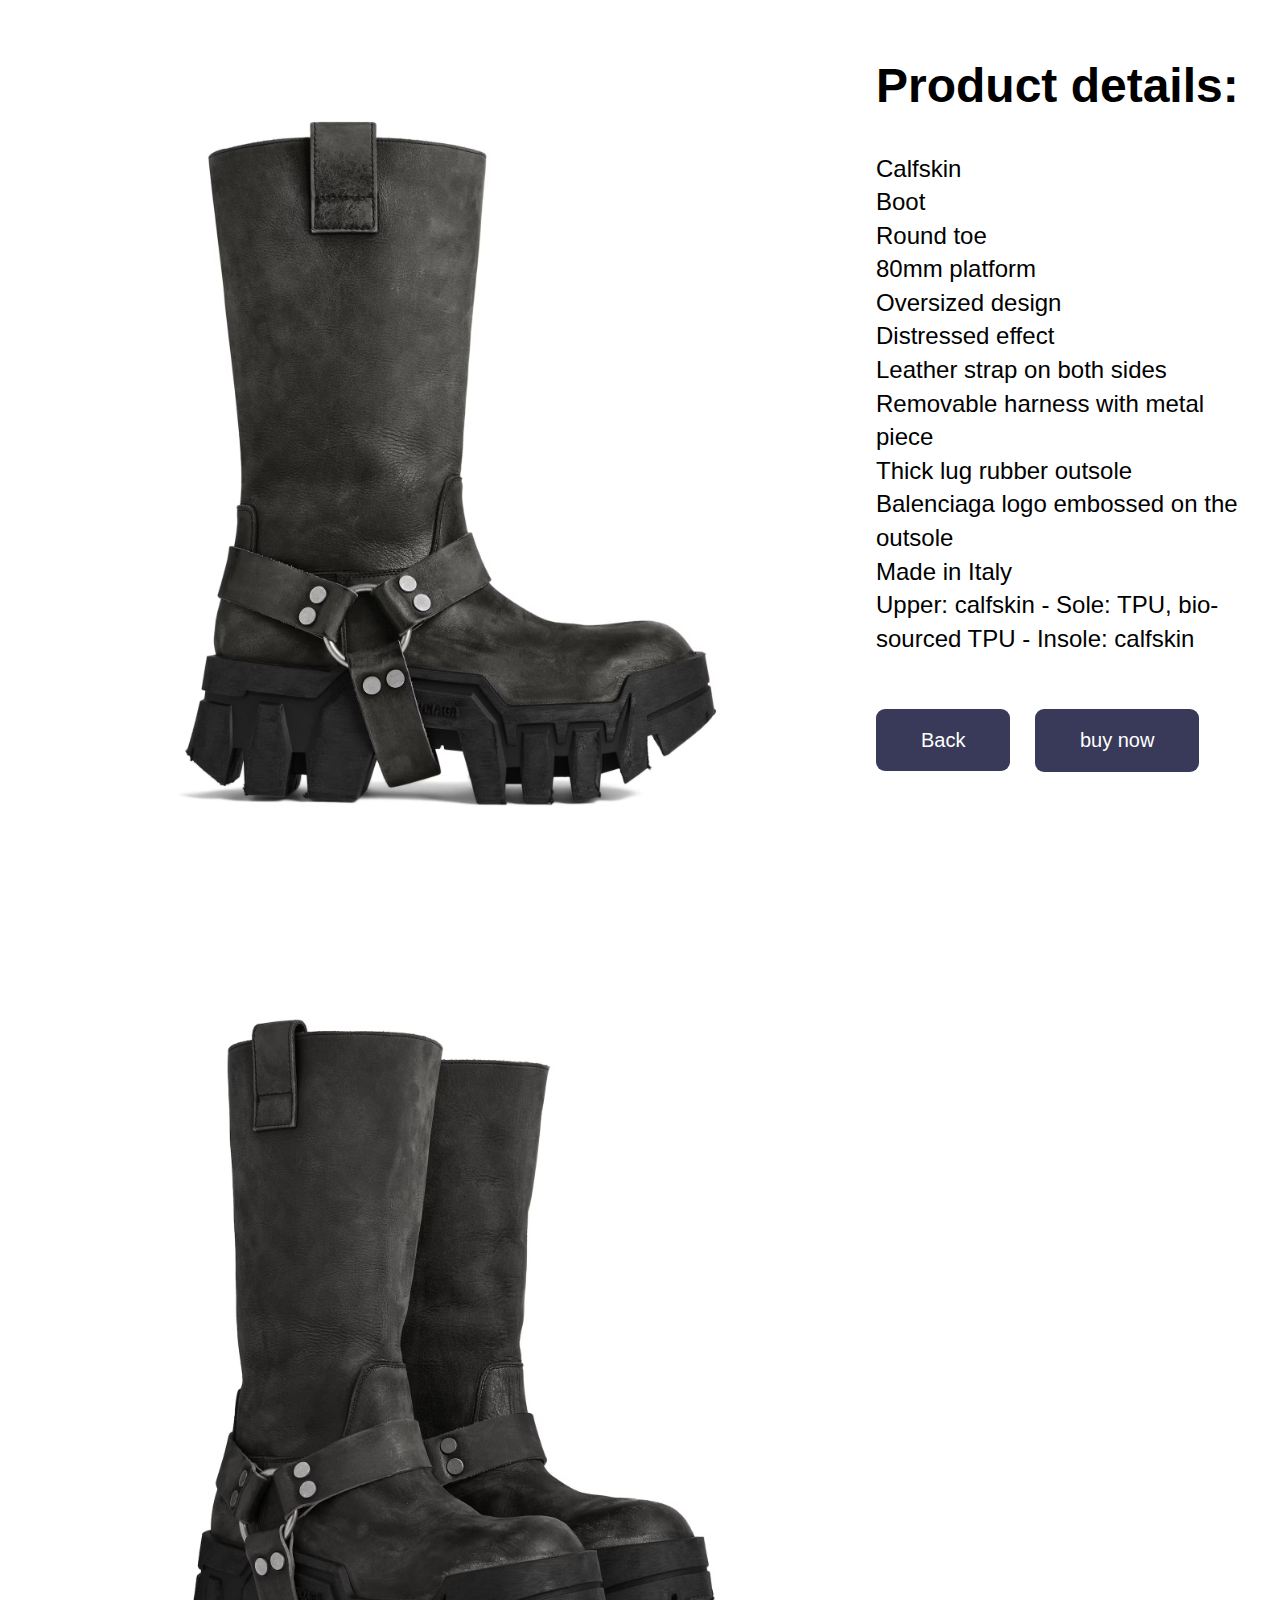
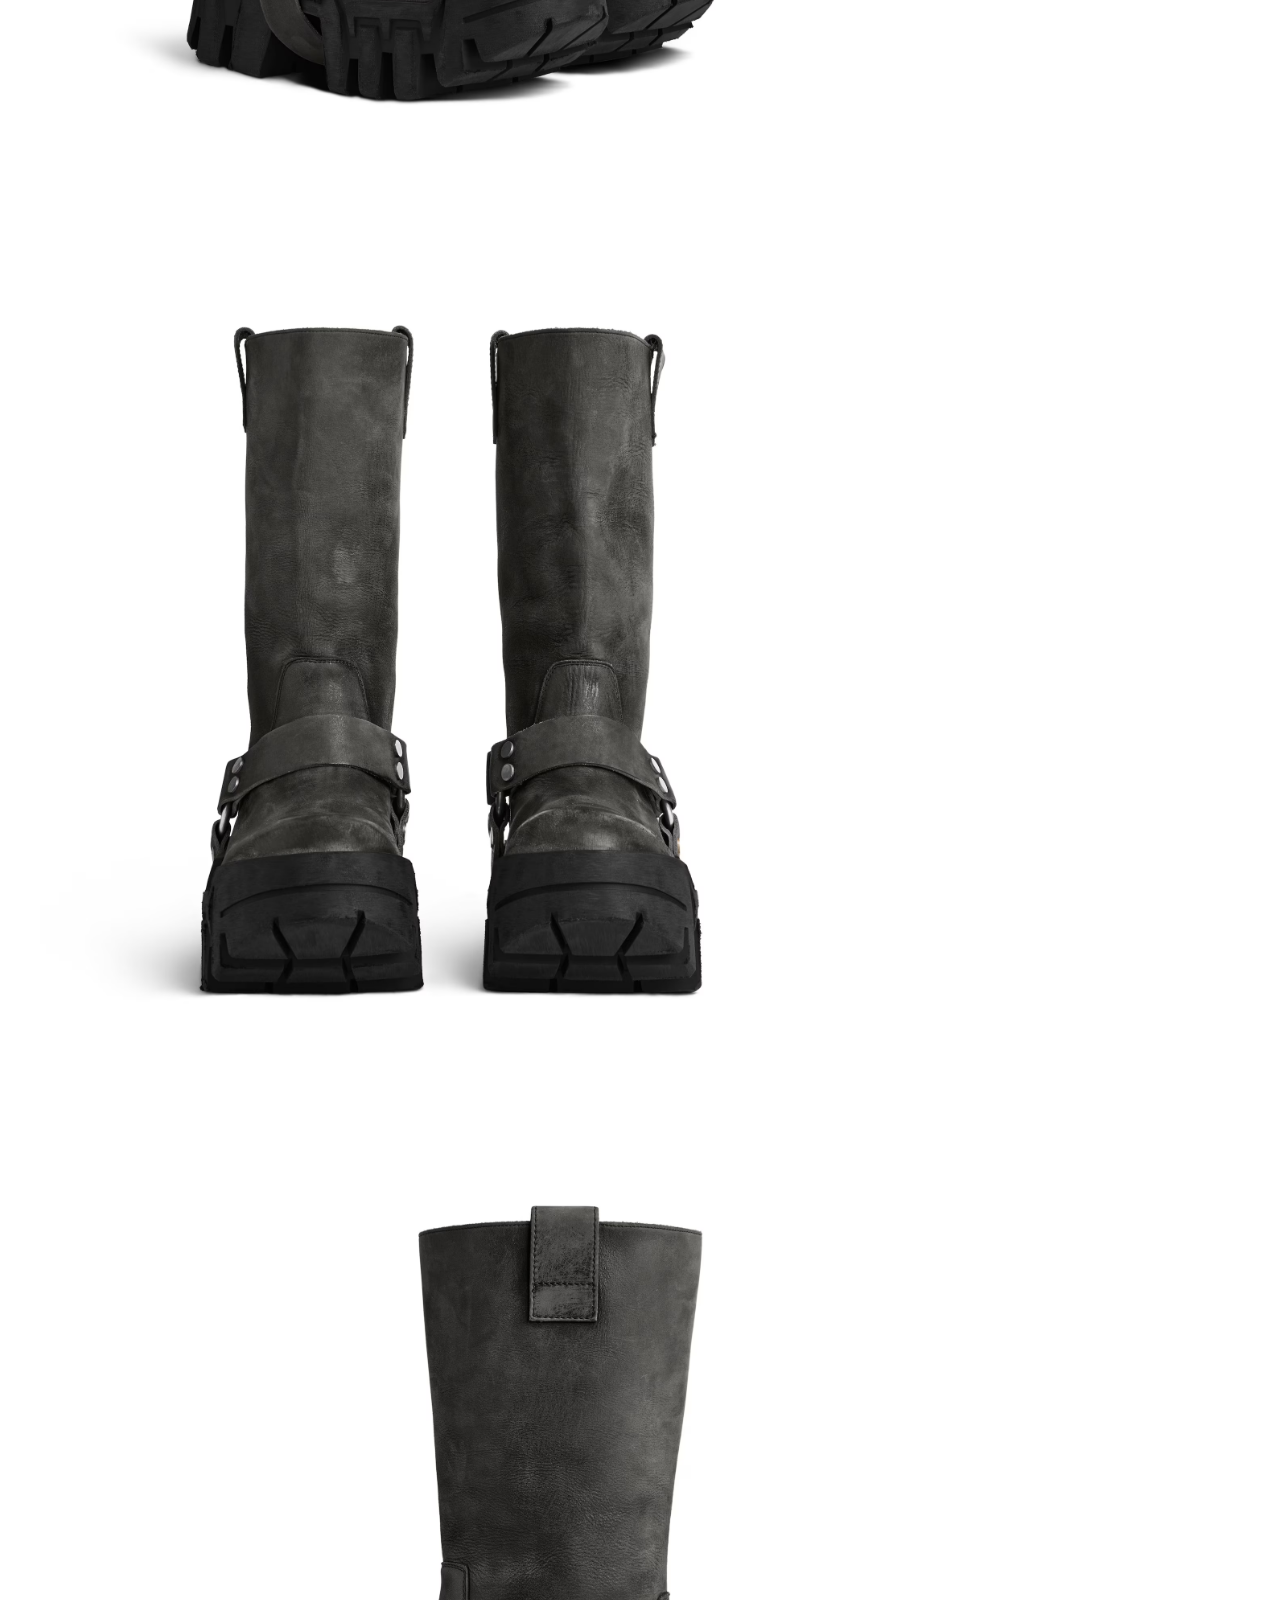
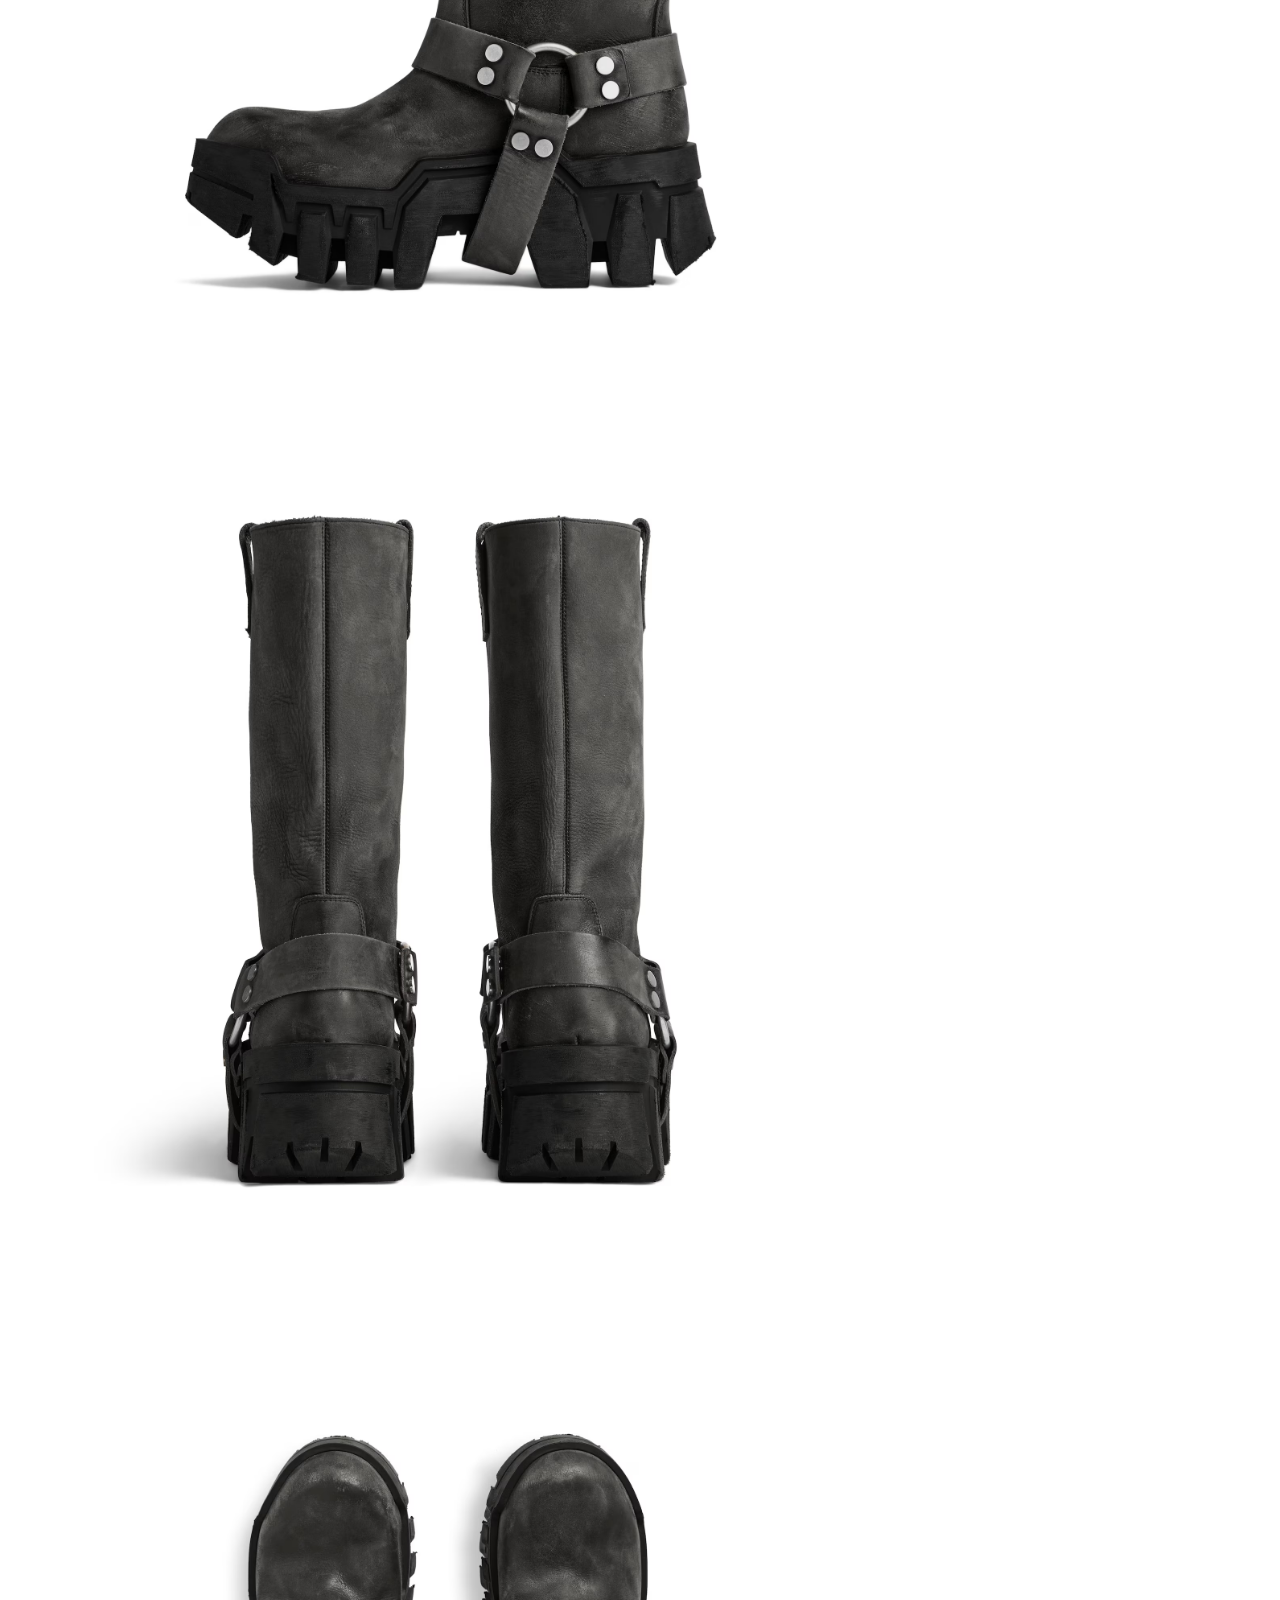
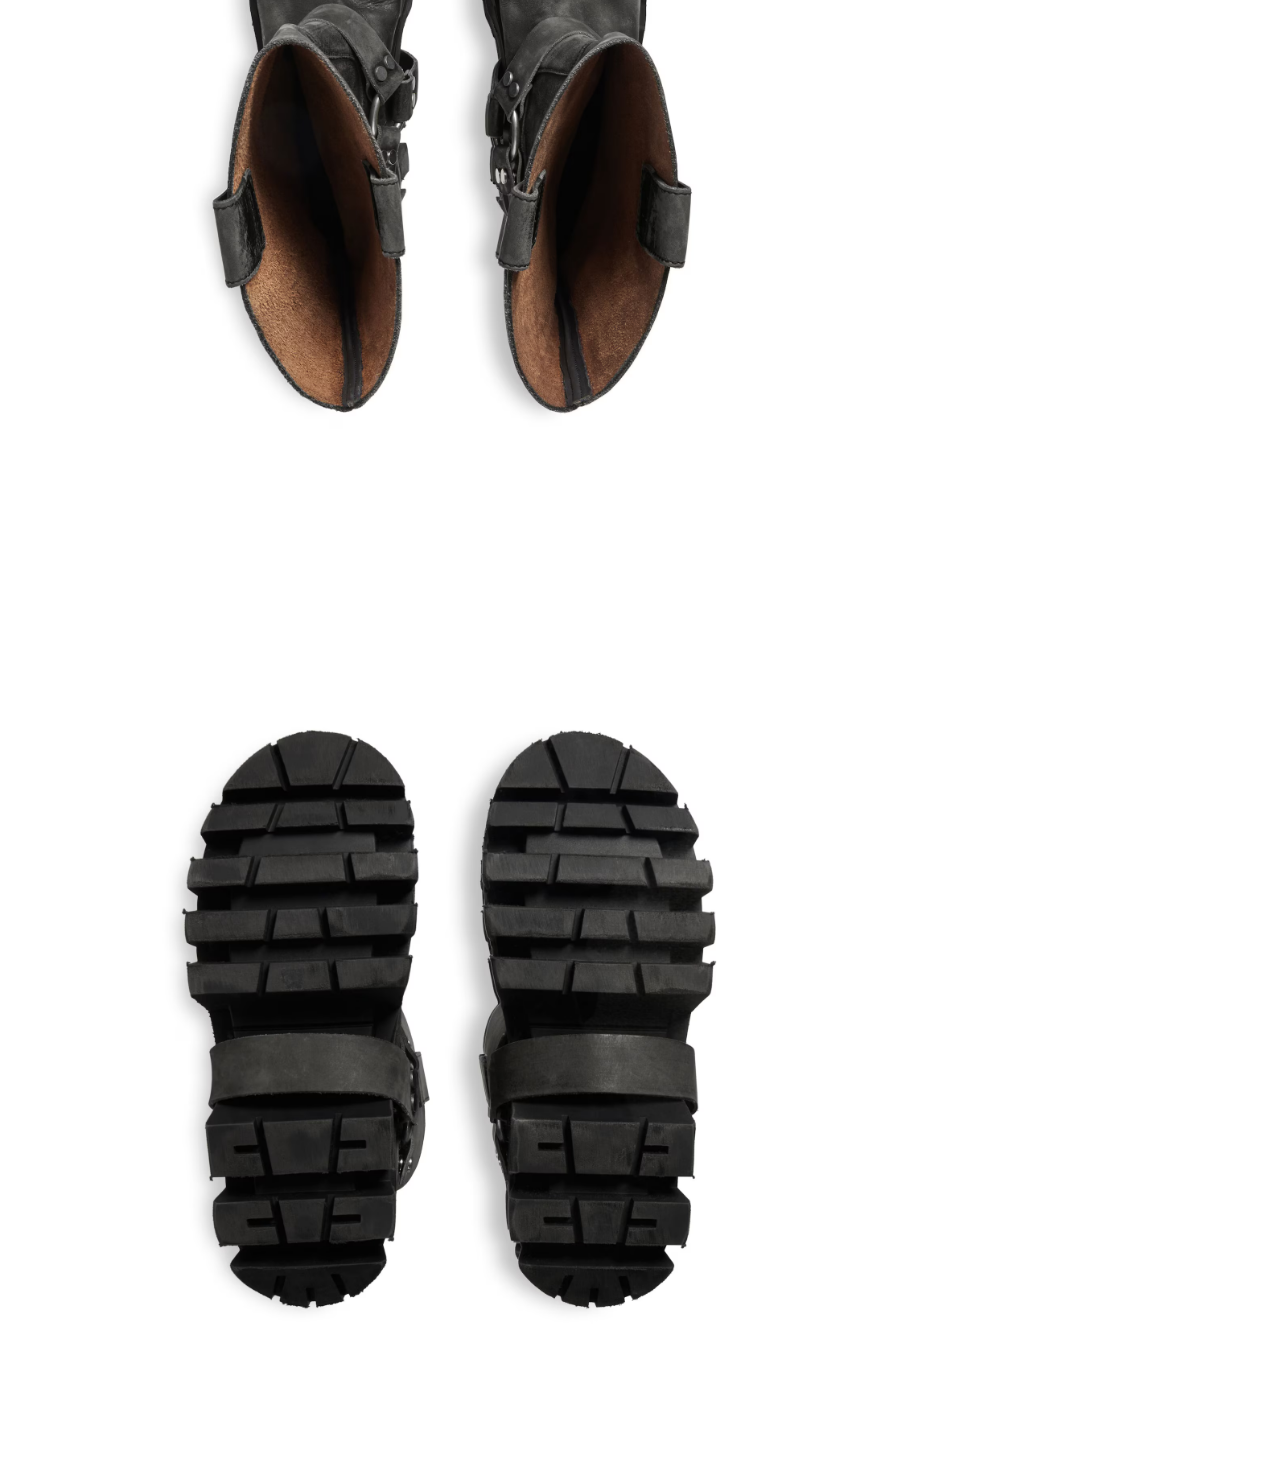
<file: bulldozer.html>
<!DOCTYPE html>
<html>
<head>
    <title>Bulldozer</title>
    <style>
body {
    display: grid;
    grid-template-columns: 70% 30%;
    gap: 20px;
    font-family: 'Univers', sans-serif;
    height: 100vh;
}

.images {
    display: flex;
    flex-direction: column;
    flex-wrap: wrap;
    align-content: flex-start;
}

.images img {
    width: 100%;
    margin-bottom: 10px;
}

.text-and-button { /* Новый контейнер */
    position: fixed;
    top: 0;
    right: 0;
    width: 30%;
    padding: 20px;
    background-color: white;
    z-index: 1;
    display: flex;
    flex-direction: column;
    justify-content: space-between;
}
.text {
   font-size: 24px;
   line-height: 1.4;
}

.button-wrapper{
    margin-top: 30px;
}

.button-container {
    display: flex;
    justify-content: space-between;
}

.button-container {
    display: flex;
    justify-content: space-between;
}

.button {
    padding: 20px 45px; /* Увеличиваем отступы */
    background-color:#393A5A;
    color: white;
    border: none;
    border-radius: 9px;
    cursor: pointer;
    font-size: 20px; /* Увеличиваем размер шрифта */
    transition: background-color 0.7s;
    align-self: flex-start;
    text-decoration: none; /* Убираем подчеркивание */
    margin-top: 0;
    
}
.button[href] {
  margin-right: 20px;
}
.button:hover {
    background-color: #22222E;
}

        </style>
    </head>
    <body>
        <div class="images">
        <img src="bulldozer1.png" alt="Бульдозер 1">
        <img src="bulldozer2.png" alt="Бульдозер 2">
        <img src="bulldozer3.png" alt="Бульдозер 3">
        <img src="bulldozer4.png" alt="Бульдозер 4">
        <img src="bulldozer5.png" alt="Бульдозер 5">
        <img src="bulldozer6.png" alt="Бульдозер 6">
        <img src="bulldozer7.png" alt="Бульдозер 7">
        </div>
        
        <div class="text-and-button">
            <div class="text">
                <h1>Product details:</h1>
                <p>Calfskin<br>
                    Boot<br>
                    Round toe<br>
                    80mm platform<br>
                    Oversized design<br>
                    Distressed effect<br>
                    Leather strap on both sides<br>
                    Removable harness with metal piece<br>
                    Thick lug rubber outsole<br>
                    Balenciaga logo embossed on the outsole<br>
                    Made in Italy<br>
                    Upper: calfskin - Sole: TPU, bio-sourced TPU - Insole: calfskin</p>
            </div>
            
            <div class="button-wrapper">
                <div class="button-contanier">
                    <a href="index.html" class="button">Back</a>
                    <button class="button" id="buy-now-button">buy now</button>
                </div>
            </div>
        <div>

        <script>
            document.getElementById('buy-now-button').addEventListener('click', function() {
                setTimeout(function() {
                        alert('Временно недоступно');
                    }, 500);
            });
            </script>
            
    </body>
</html>
</file>
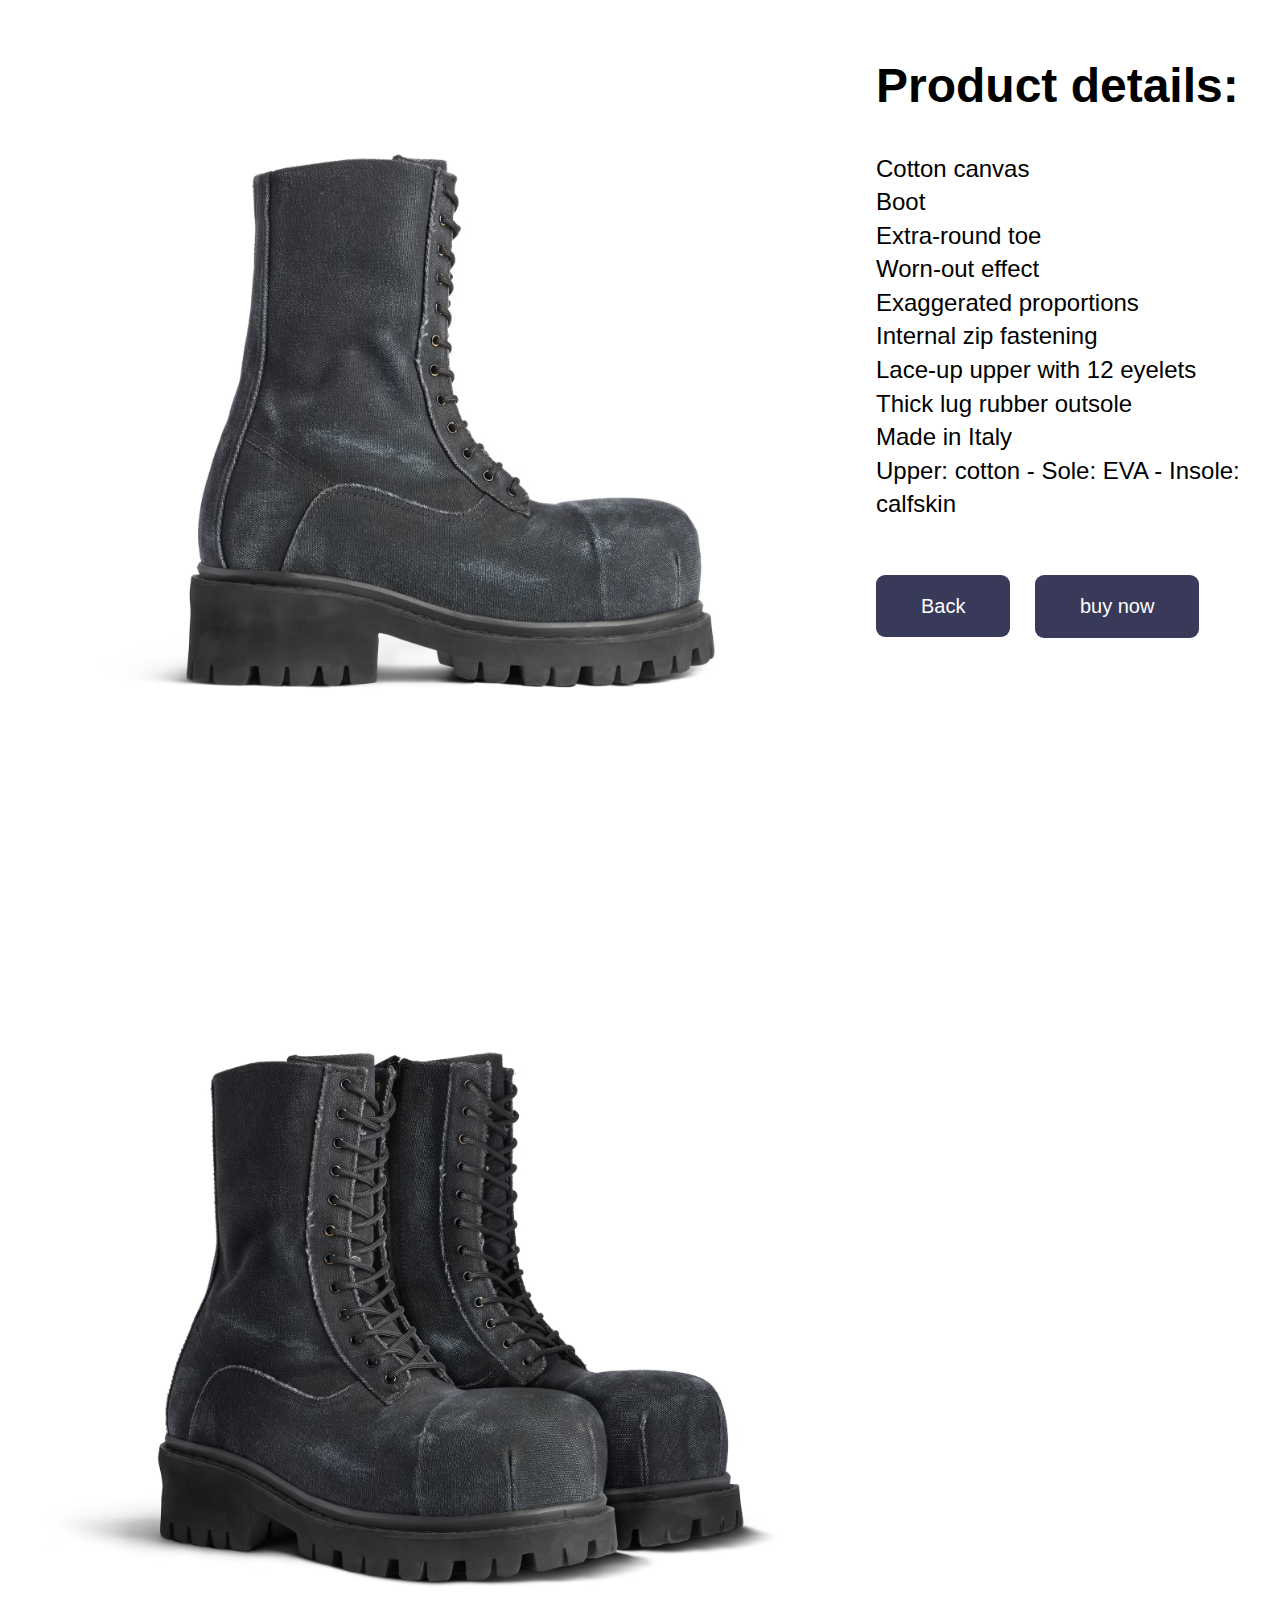
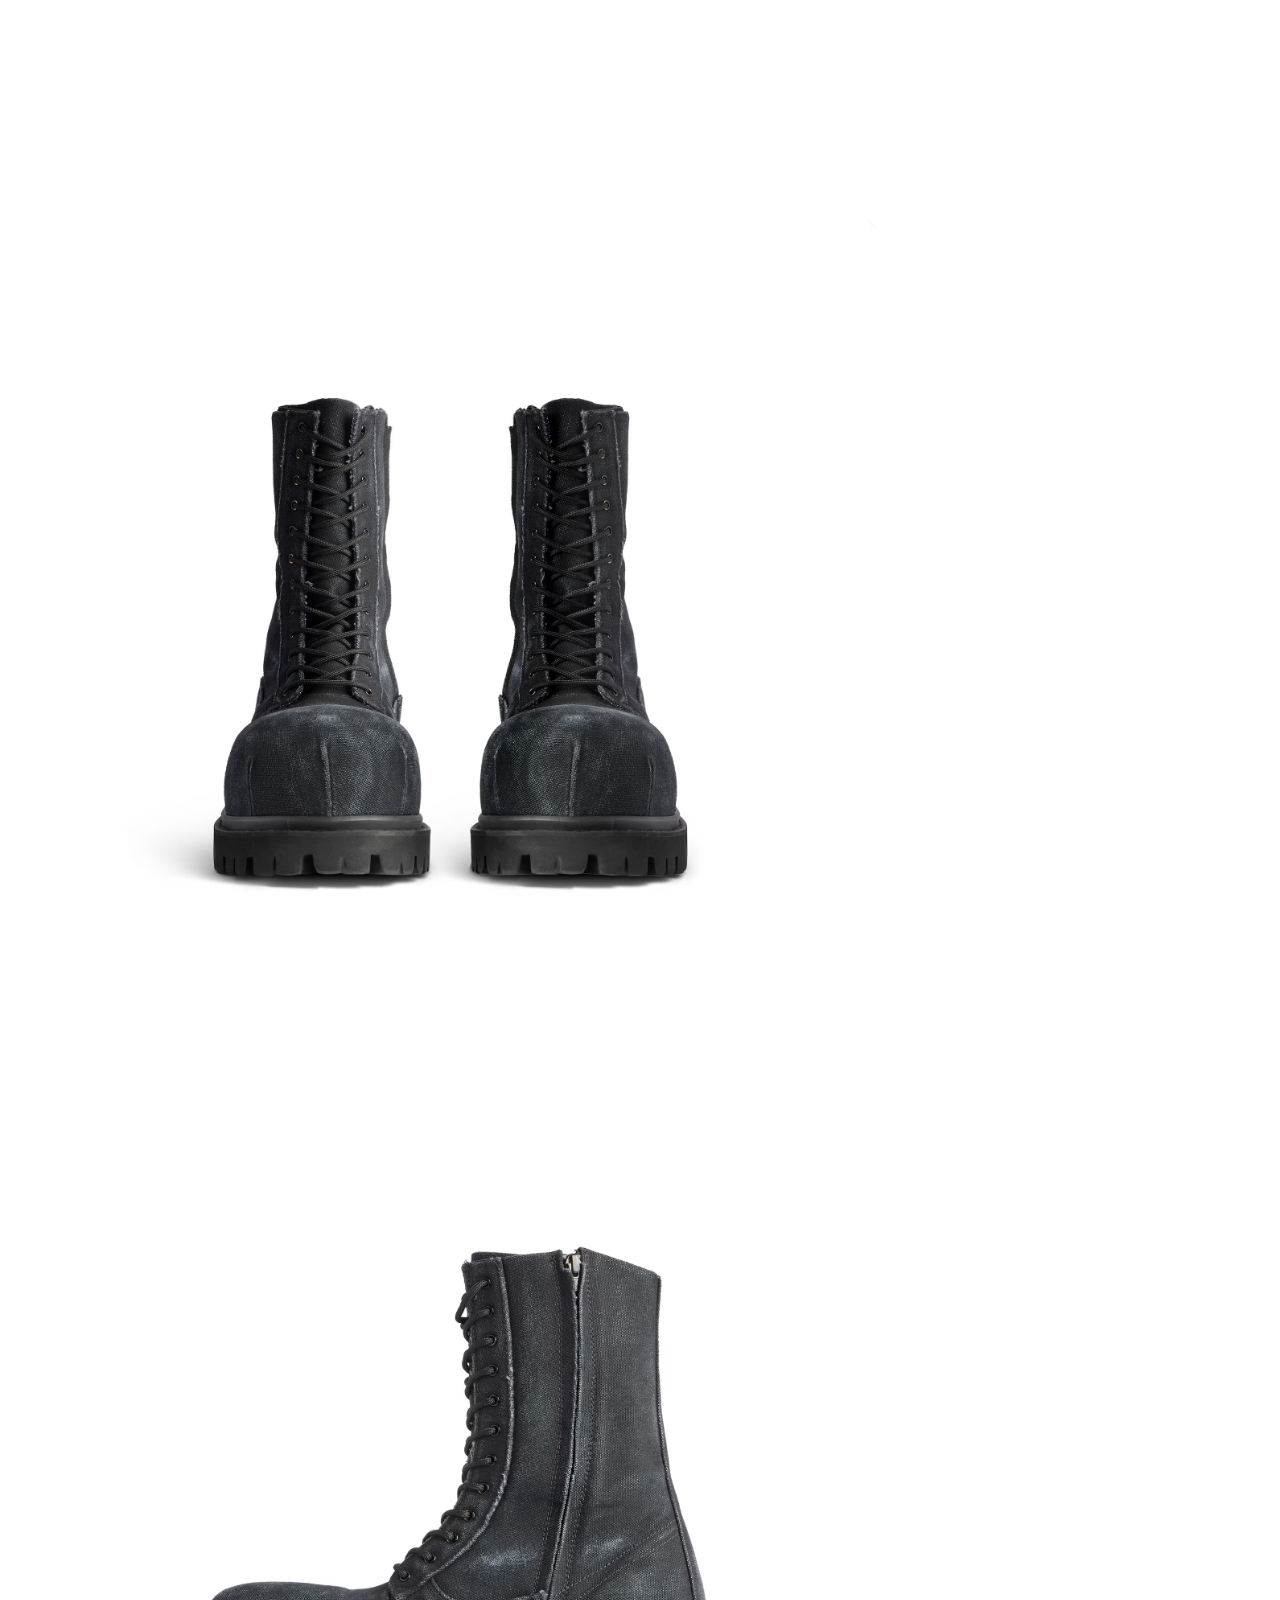
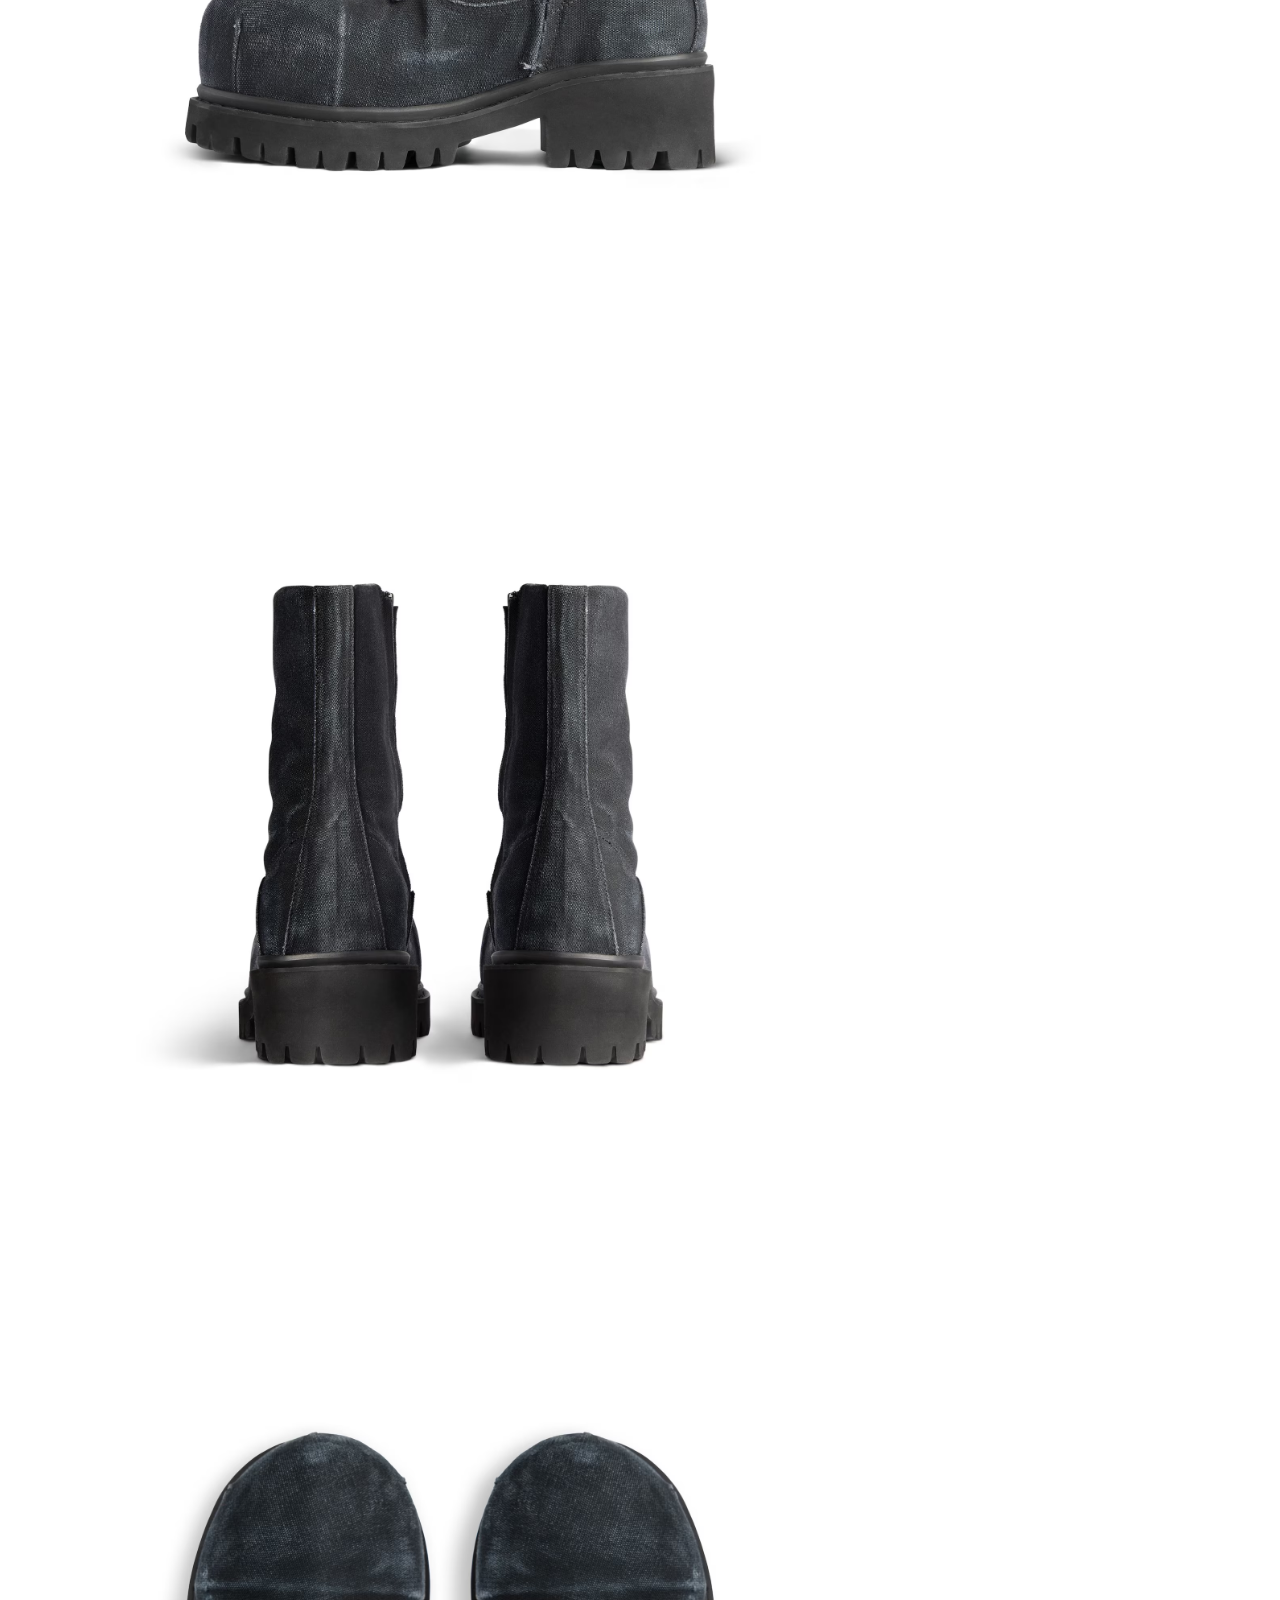
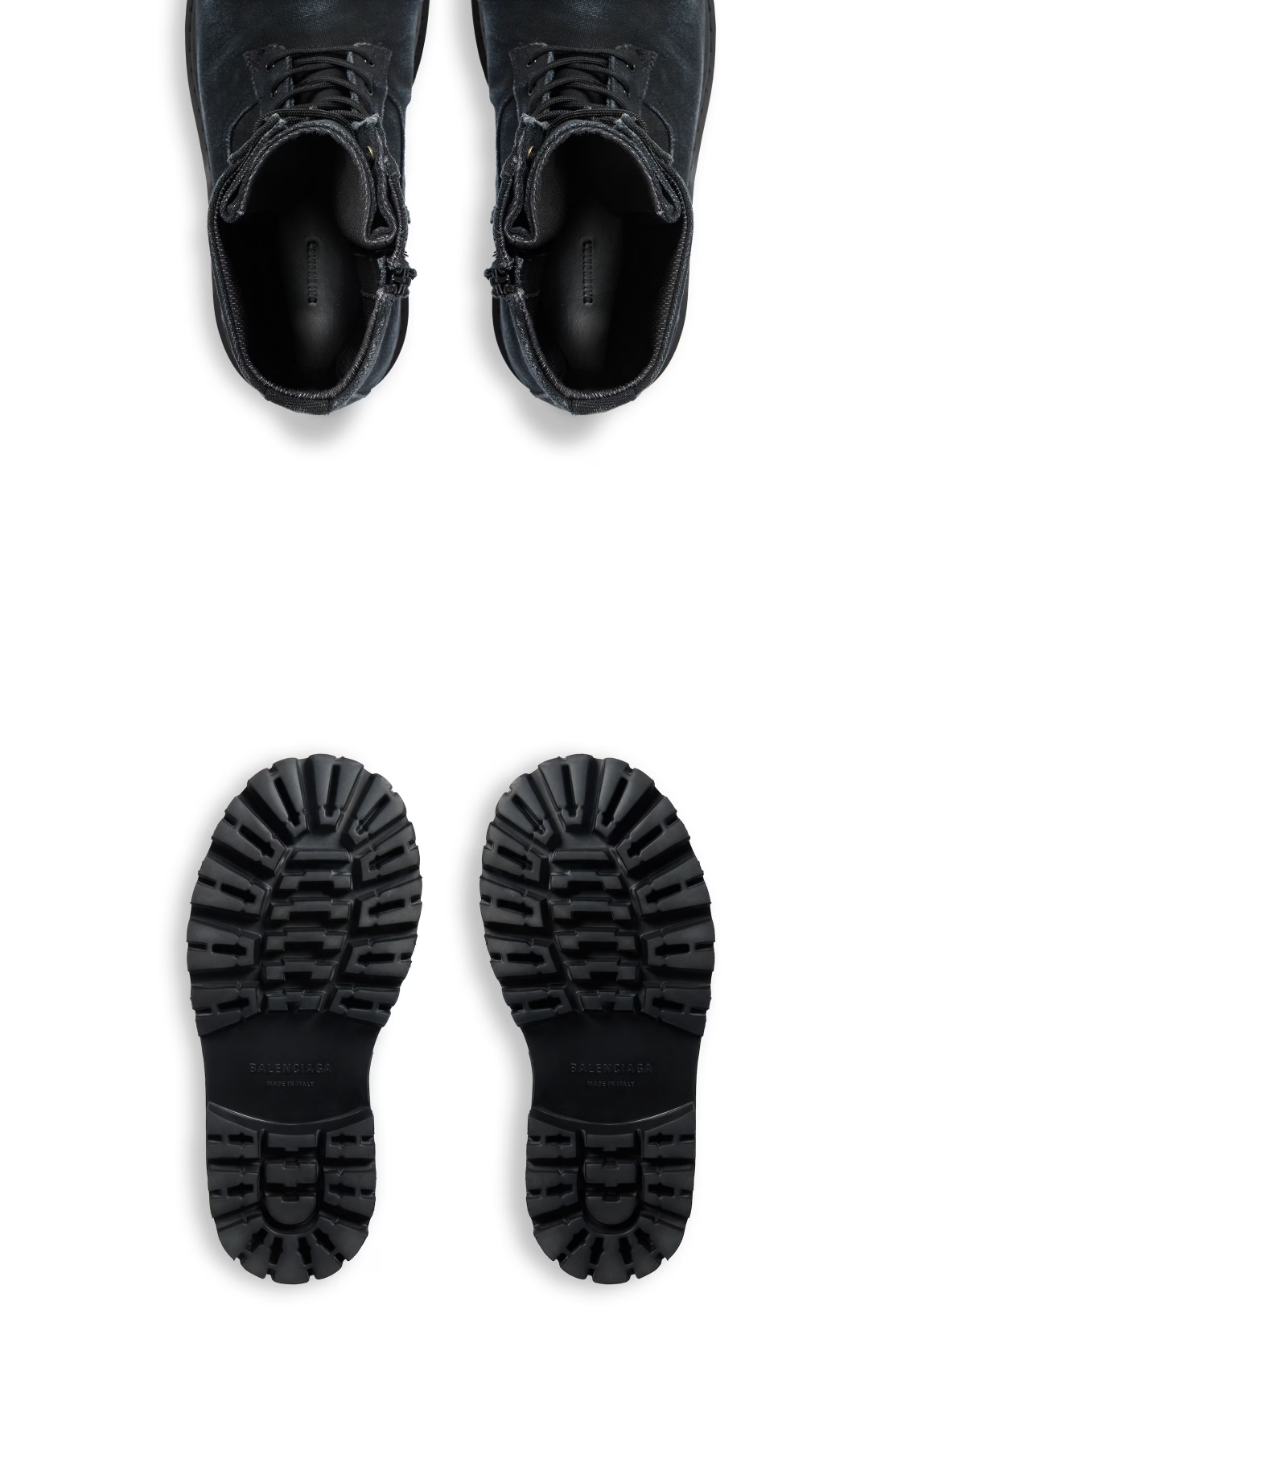
<file: spomper.html>
<!DOCTYPE html>
<html>
    <head>
        <title>Stomper</title>
        <style>
body {
    display: grid;
    grid-template-columns: 70% 30%;
    gap: 20px;
    font-family: 'Univers', sans-serif;
    height: 100vh;
}

.images {
    display: flex;
    flex-direction: column;
    flex-wrap: wrap;
    align-content: flex-start;
}

.images img {
    width: 100%;
    margin-bottom: 10px;
}

.text-and-button { /* Новый контейнер */
    position: fixed;
    top: 0;
    right: 0;
    width: 30%;
    padding: 20px;
    background-color: white;
    z-index: 1;
    display: flex;
    flex-direction: column;
    justify-content: space-between;
}
.text {
   font-size: 24px;
   line-height: 1.4;
}

.button-wrapper{
    margin-top: 30px;
}

.button-container {
    display: flex;
    justify-content: space-between;
}

.button-container {
    display: flex;
    justify-content: space-between;
}

.button {
    padding: 20px 45px; /* Увеличиваем отступы */
    background-color:#393A5A;
    color: white;
    border: none;
    border-radius: 9px;
    cursor: pointer;
    font-size: 20px; /* Увеличиваем размер шрифта */
    transition: background-color 0.7s;
    align-self: flex-start;
    text-decoration: none; /* Убираем подчеркивание */
    margin-top: 0;
    
}
.button[href] {
  margin-right: 20px;
}
.button:hover {
    background-color: #22222E;
}
        </style>
    </head>
    <body>
        <div class="images">
            <img src="stomper1.png" >
            <img src="stomper2.png" >
            <img src="stomper3.png" >
            <img src="stomper4.png" >
            <img src="stomper5.png" >
            <img src="stomper6.png" >
            <img src="stomper7.png" >
        </div>
            
        <div class="text-and-button">
            <div class="text">
                <h1>Product details:</h1>
                <p>
                    Cotton canvas<br>
                    Boot<br>
                    Extra-round toe<br>
                    Worn-out effect<br>
                    Exaggerated proportions<br>
                    Internal zip fastening<br>
                    Lace-up upper with 12 eyelets<br>
                    Thick lug rubber outsole<br>
                    Made in Italy<br>
                    Upper: cotton - Sole: EVA - Insole: calfskin<br>
                </p>
            </div>

            <div class="button-wrapper">
                <div class="button-contanier">
                    <a href="index.html" class="button">Back</a>
                    <button class="button" id="buy-now-button">buy now</button>
                </div>
            </div>
        <div>

        <script>
            document.getElementById('buy-now-button').addEventListener('click', function() {
                setTimeout(function() {
                        alert('Временно недоступно');
                    }, 500);
            });
            </script>

    </body>
</html>
</file>
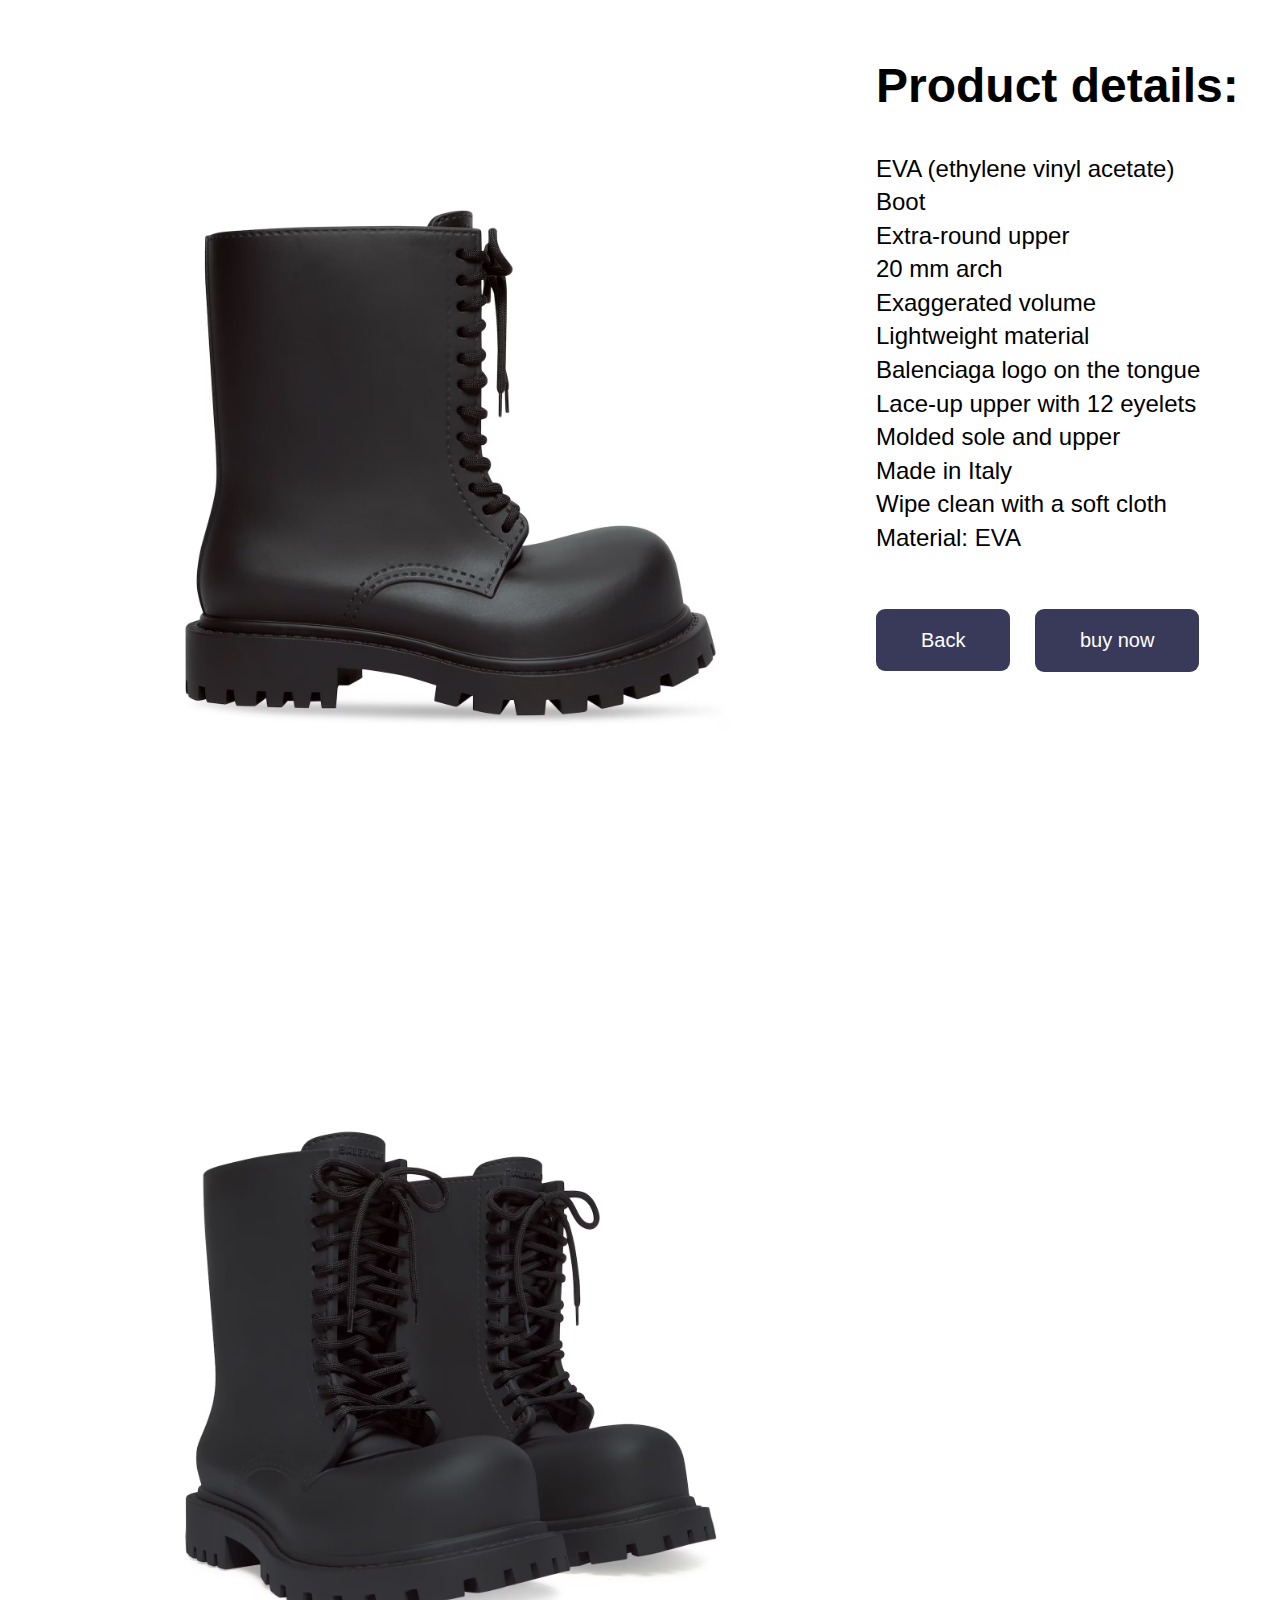
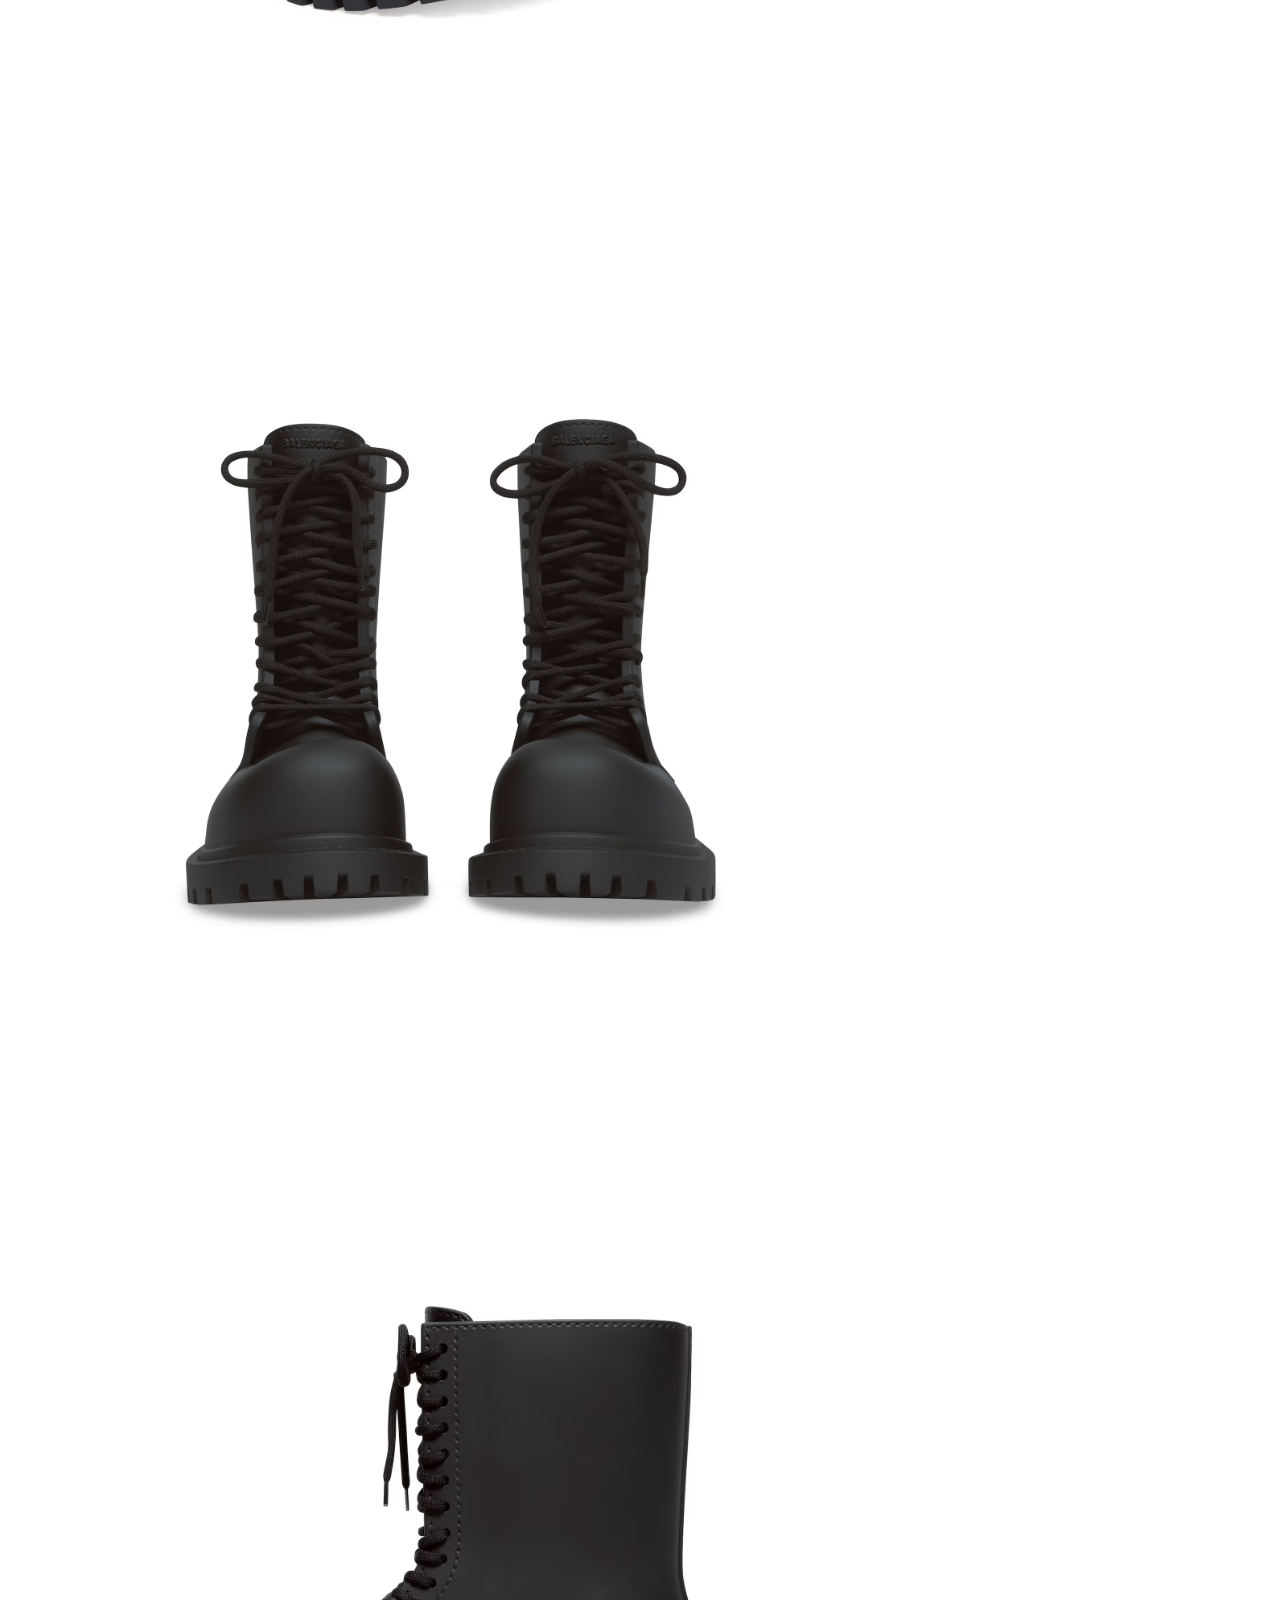
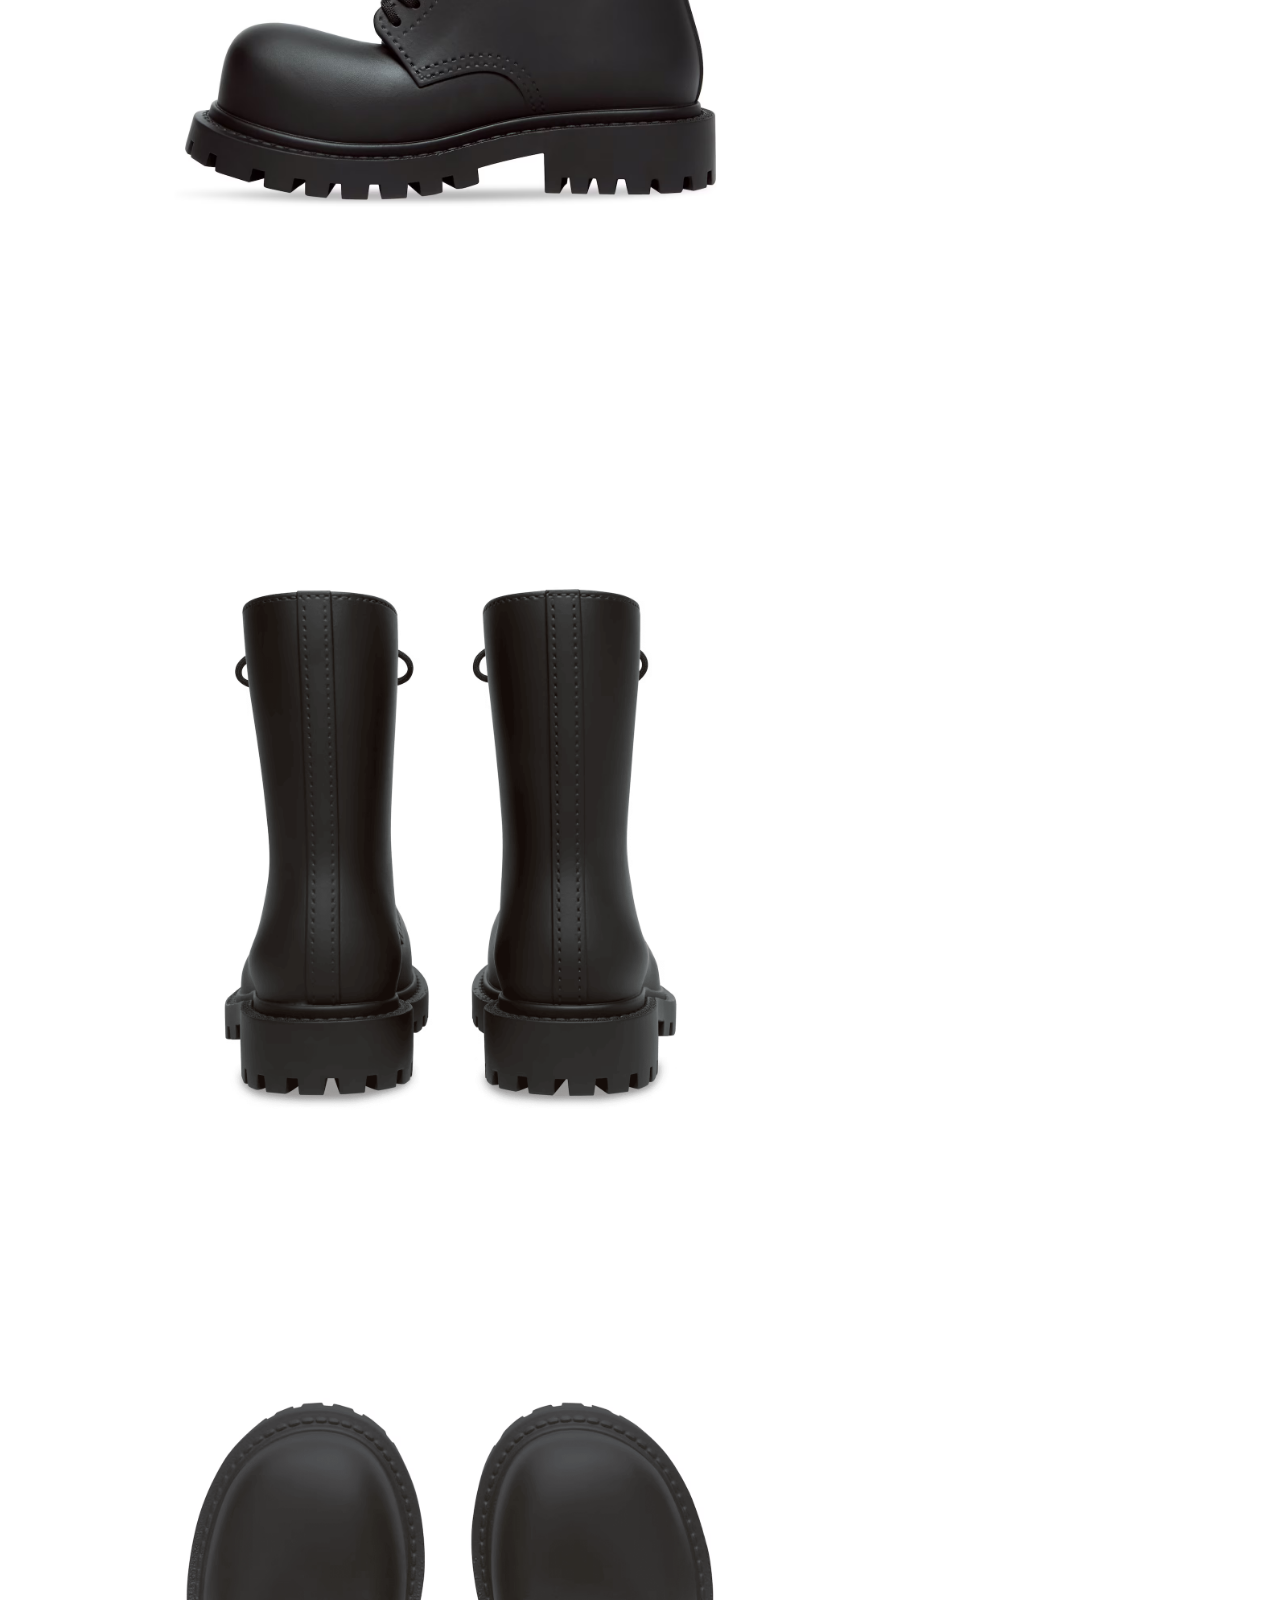
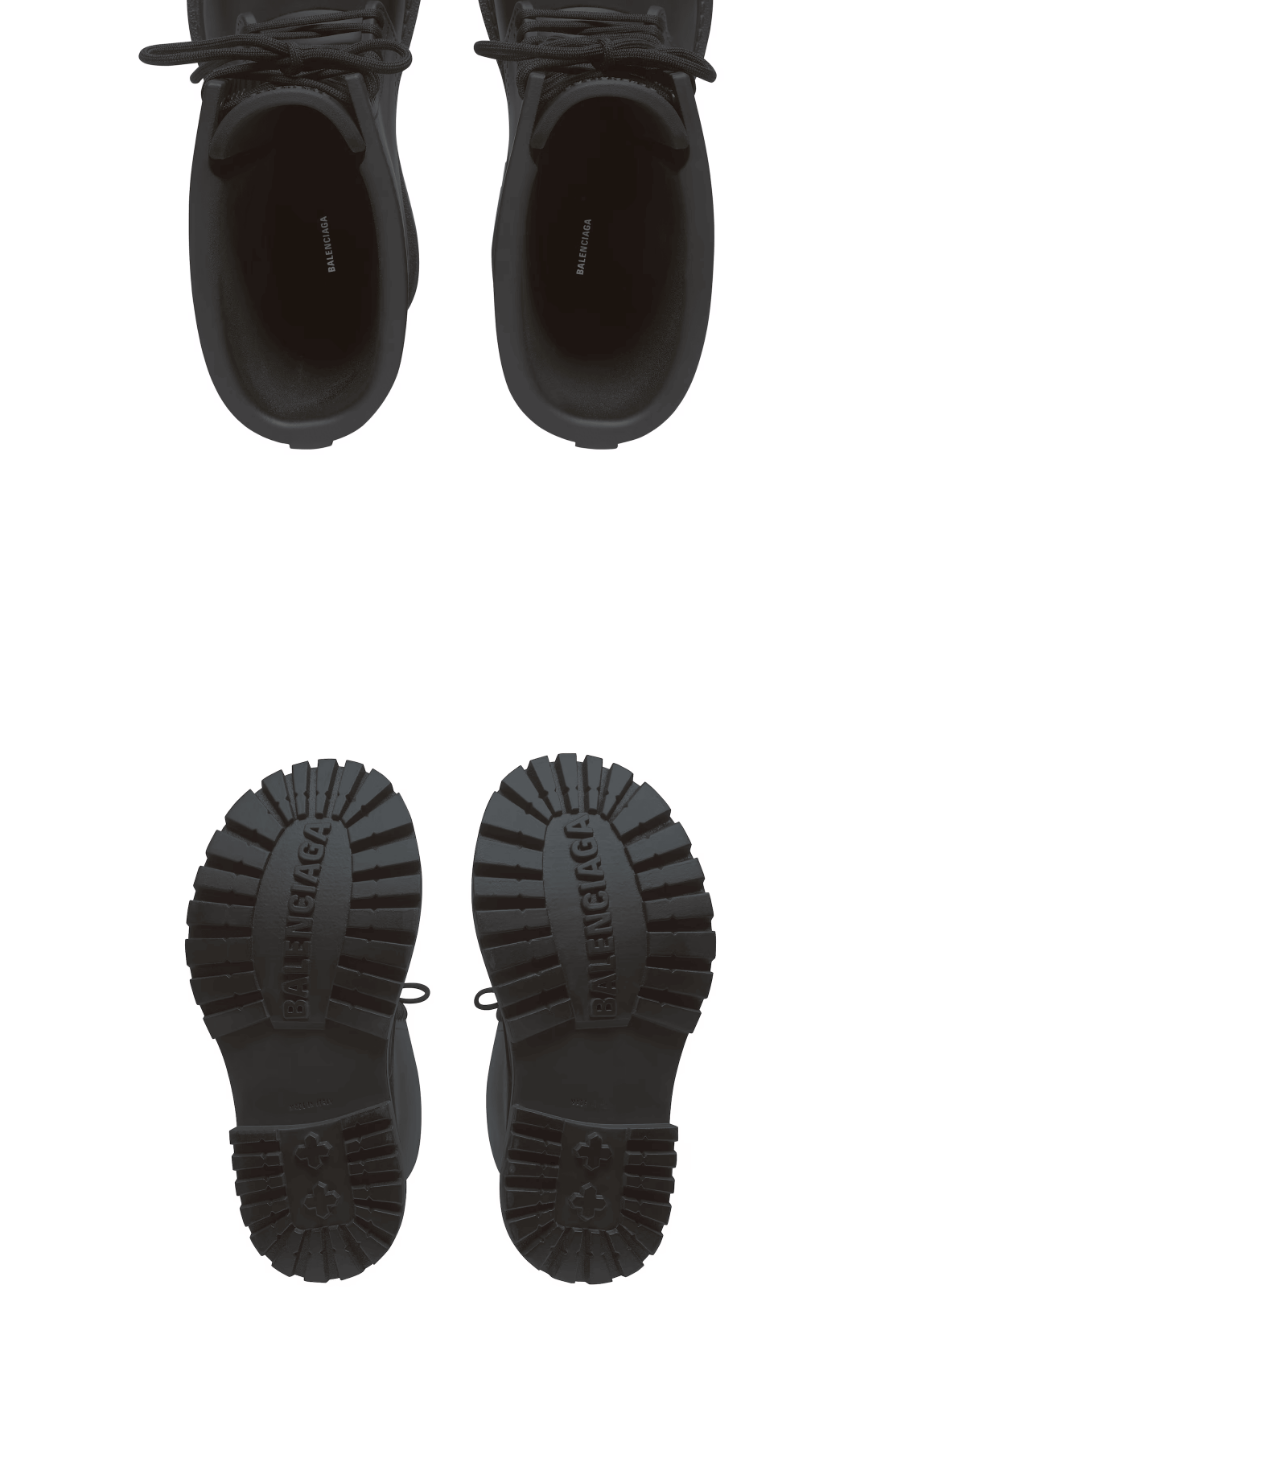
<file: steroid.html>
<!DOCTYPE html>
<html>
    <head>
        <title>Steroid</title>
        <style>
body {
    display: grid;
    grid-template-columns: 70% 30%;
    gap: 20px;
    font-family: 'Univers', sans-serif;
    height: 100vh;
}

.images {
    display: flex;
    flex-direction: column;
    flex-wrap: wrap;
    align-content: flex-start;
}

.images img {
    width: 100%;
    margin-bottom: 10px;
}

.text-and-button { /* Новый контейнер */
    position: fixed;
    top: 0;
    right: 0;
    width: 30%;
    padding: 20px;
    background-color: white;
    z-index: 1;
    display: flex;
    flex-direction: column;
    justify-content: space-between;
}
.text {
   font-size: 24px;
   line-height: 1.4;
}

.button-wrapper{
    margin-top: 30px;
}

.button-container {
    display: flex;
    justify-content: space-between;
}

.button-container {
    display: flex;
    justify-content: space-between;
}

.button {
    padding: 20px 45px; /* Увеличиваем отступы */
    background-color:#393A5A;
    color: white;
    border: none;
    border-radius: 9px;
    cursor: pointer;
    font-size: 20px; /* Увеличиваем размер шрифта */
    transition: background-color 0.7s;
    align-self: flex-start;
    text-decoration: none; /* Убираем подчеркивание */
    margin-top: 0;
    
}
.button[href] {
  margin-right: 20px;
}
.button:hover {
    background-color: #22222E;
}
        </style>
    </head>
    <body>
        <div class="images">
            <img src="steroid1.png" >
            <img src="steroid2.png" >
            <img src="steroid3.png" >
            <img src="steroid4.png" >
            <img src="steroid5.png" >
            <img src="steroid6.png" >
            <img src="steroid7.png" >
        </div>
        
        <div class="text-and-button">
            <div class="text">
                <h1>Product details:</h1>
                <p>
                    EVA (ethylene vinyl acetate)<br>
                    Boot<br>
                    Extra-round upper<br>
                    20 mm arch<br>
                    Exaggerated volume<br>
                    Lightweight material<br>
                    Balenciaga logo on the tongue<br>
                    Lace-up upper with 12 eyelets<br>
                    Molded sole and upper<br>
                    Made in Italy<br>
                    Wipe clean with a soft cloth<br>
                    Material: EVA<br>
                </p>
            </div>

            <div class="button-wrapper">
                <div class="button-contanier">
                    <a href="index.html" class="button">Back</a>
                    <button class="button" id="buy-now-button">buy now</button>
                </div>
            </div>
        <div>

        <script>
            document.getElementById('buy-now-button').addEventListener('click', function() {
                setTimeout(function() {
                        alert('Временно недоступно');
                    }, 500);
            });
            </script>

    </body>
</html>
</file>
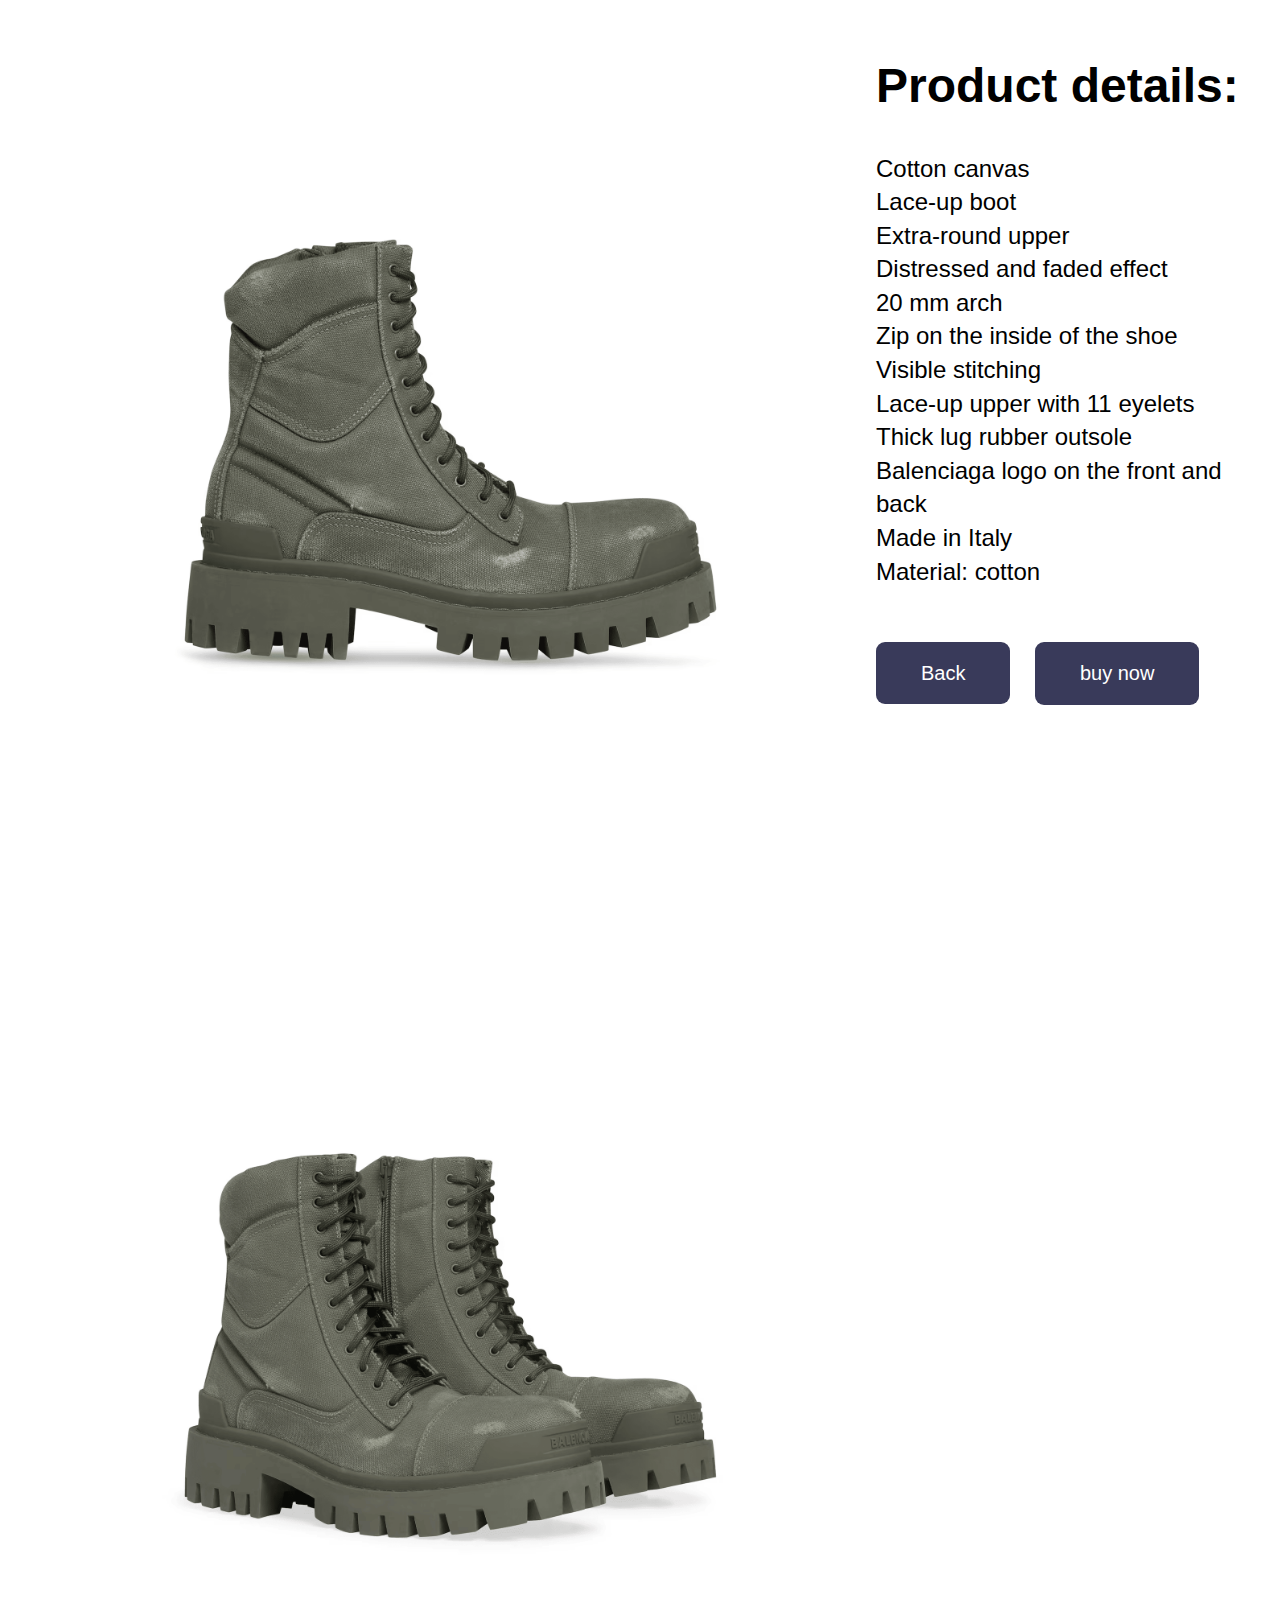
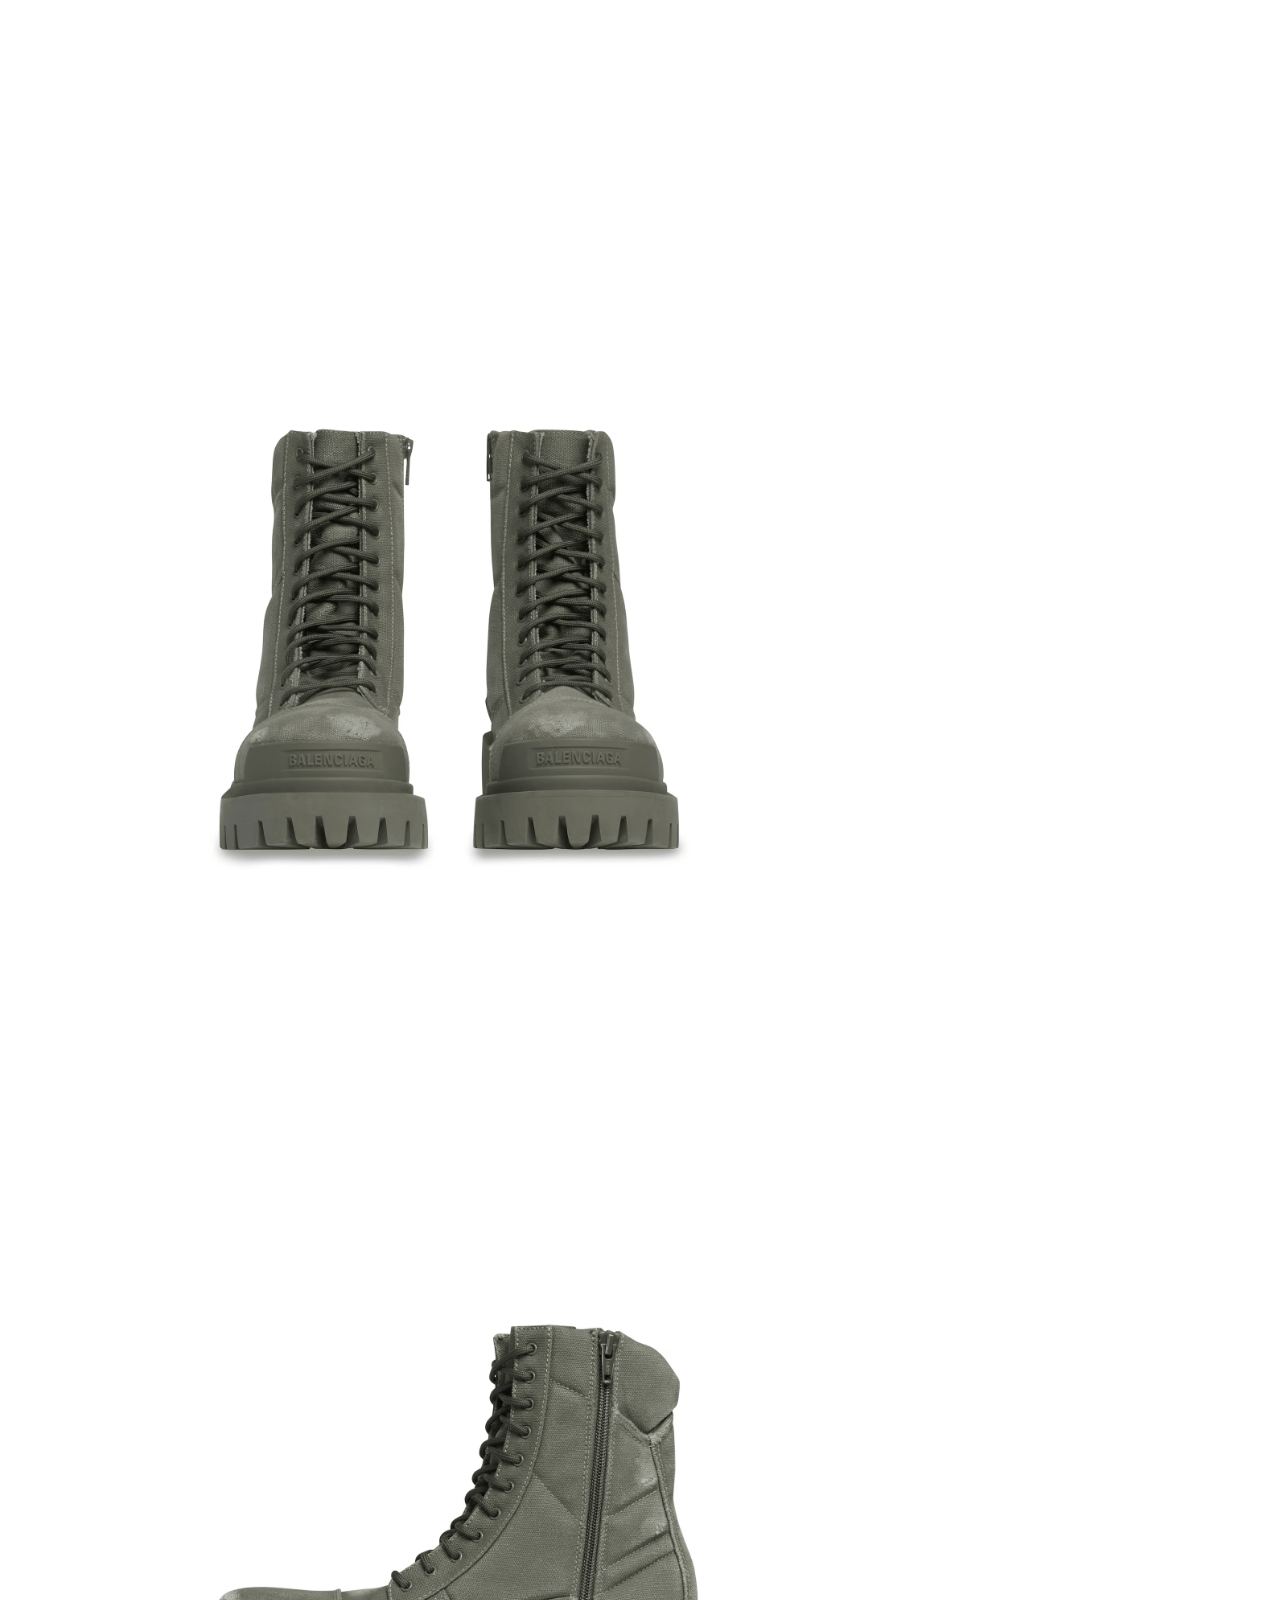
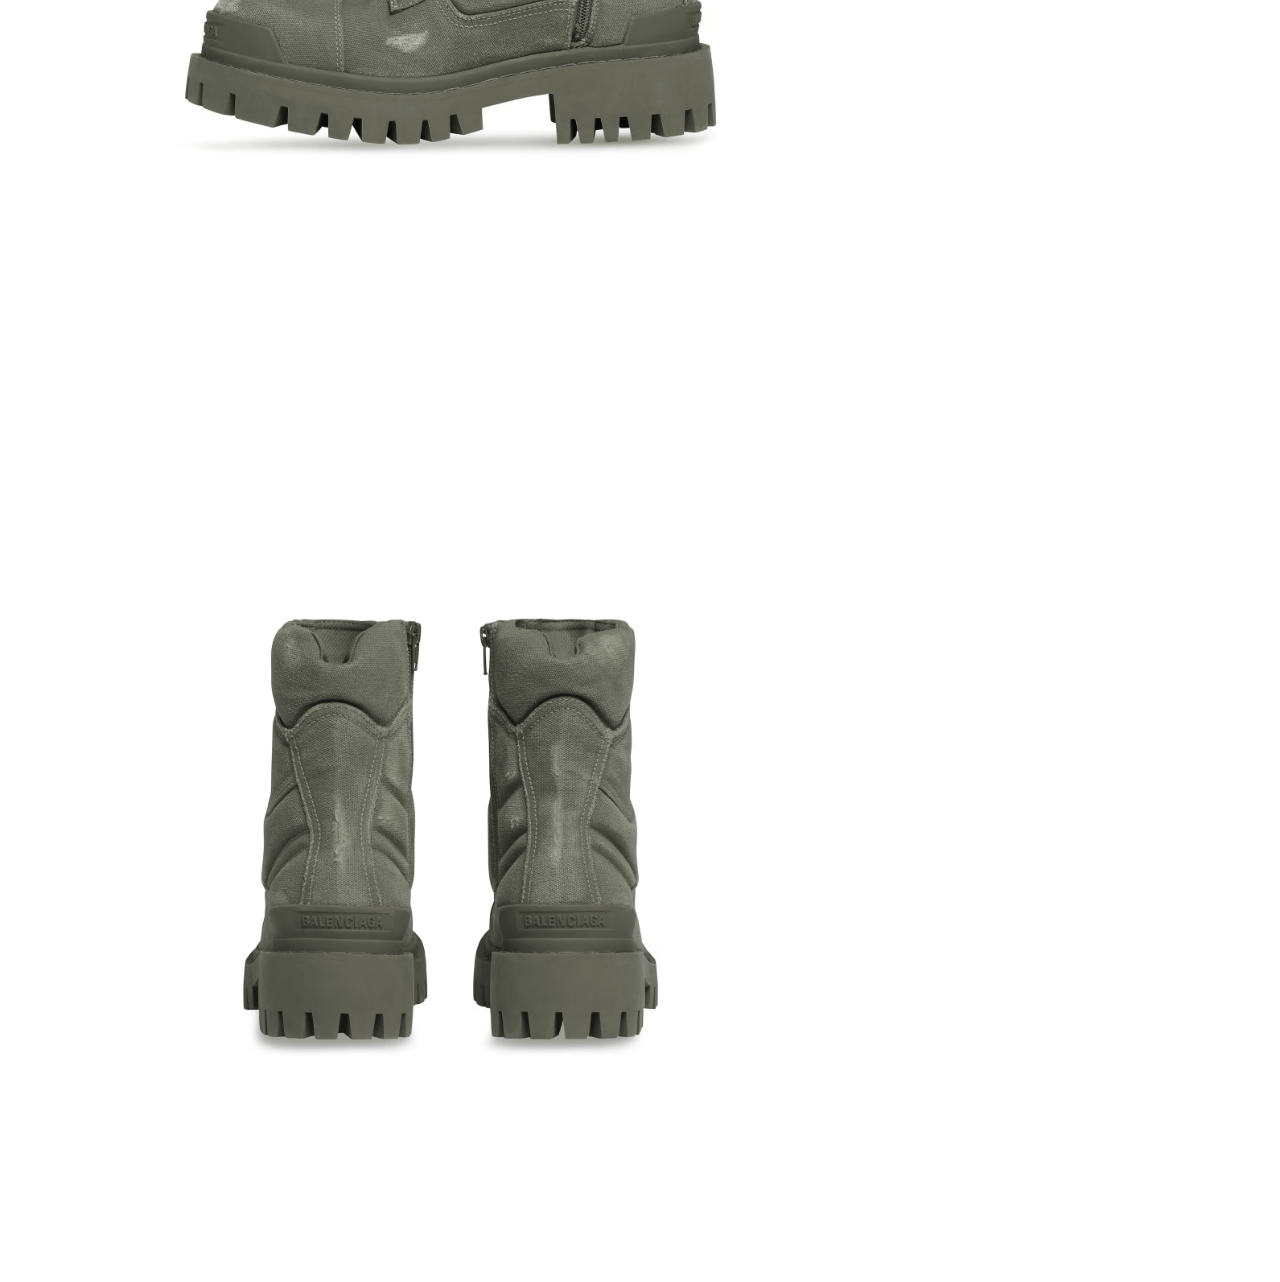
<file: strike.html>
<!DOCTYPE html>
<html>
    <head>
        <title>Strike</title>
        <style>
body {
    display: grid;
    grid-template-columns: 70% 30%;
    gap: 20px;
    font-family: 'Univers', sans-serif;
    height: 100vh;
}

.images {
    display: flex;
    flex-direction: column;
    flex-wrap: wrap;
    align-content: flex-start;
}

.images img {
    width: 100%;
    margin-bottom: 10px;
}

.text-and-button { /* Новый контейнер */
    position: fixed;
    top: 0;
    right: 0;
    width: 30%;
    padding: 20px;
    background-color: white;
    z-index: 1;
    display: flex;
    flex-direction: column;
    justify-content: space-between;
}
.text {
   font-size: 24px;
   line-height: 1.4;
}

.button-wrapper{
    margin-top: 30px;
}

.button-container {
    display: flex;
    justify-content: space-between;
}

.button-container {
    display: flex;
    justify-content: space-between;
}

.button {
    padding: 20px 45px; /* Увеличиваем отступы */
    background-color:#393A5A;
    color: white;
    border: none;
    border-radius: 9px;
    cursor: pointer;
    font-size: 20px; /* Увеличиваем размер шрифта */
    transition: background-color 0.7s;
    align-self: flex-start;
    text-decoration: none; /* Убираем подчеркивание */
    margin-top: 0;
    
}
.button[href] {
  margin-right: 20px;
}
.button:hover {
    background-color: #22222E;
}
        </style>
    </head>
    <body>
        <div class="images">
            <img src="strike1.png" >
            <img src="strike2.png" >
            <img src="strike3.png" >
            <img src="strike4.png" >
            <img src="strike5.png" >
        </div>
        
        <div class="text-and-button">
            <div class="text">
                <h1>Product details:</h1>
                <p>
                    Cotton canvas<br>
                    Lace-up boot<br>
                    Extra-round upper<br>
                    Distressed and faded effect<br>
                    20 mm arch<br>
                    Zip on the inside of the shoe<br>
                    Visible stitching<br>
                    Lace-up upper with 11 eyelets<br>
                    Thick lug rubber outsole<br>
                    Balenciaga logo on the front and back<br>
                    Made in Italy<br>
                    Material: cotton<br>
                </p>
            </div>

            <div class="button-wrapper">
                <div class="button-contanier">
                    <a href="index.html" class="button">Back</a>
                    <button class="button" id="buy-now-button">buy now</button>
                </div>
            </div>
        <div>

        <script>
            document.getElementById('buy-now-button').addEventListener('click', function() {
                setTimeout(function() {
                        alert('Временно недоступно');
                    }, 500);
            });
            </script>

    </body>
</html>
</file>
